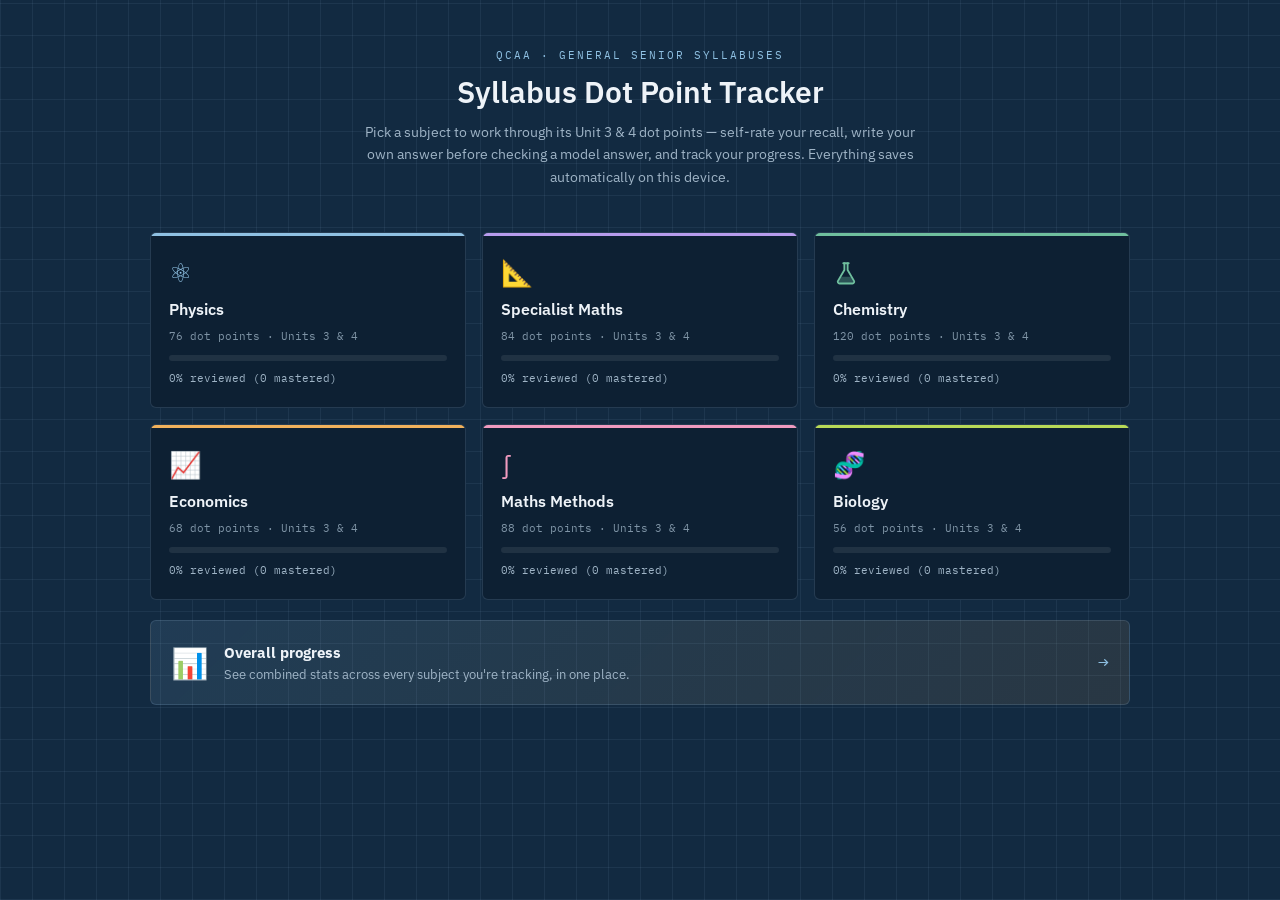
<file: index.html>
<!DOCTYPE html>
<html lang="en">
<head>
<meta charset="UTF-8">
<meta name="viewport" content="width=device-width, initial-scale=1.0">
<title>QCAA Senior Subjects — Dot Point Tracker</title>
<link rel="preconnect" href="https://fonts.googleapis.com">
<link href="https://fonts.googleapis.com/css2?family=IBM+Plex+Sans:wght@400;500;600;700&family=IBM+Plex+Mono:wght@400;500;600&display=swap" rel="stylesheet">
<link rel="stylesheet" href="css/main.css">
<link rel="stylesheet" href="css/themes.css">
</head>
<body data-subject="neutral">

<div id="landingView">
  <div class="landing-wrap">
    <div class="landing-hero">
      <div class="kicker">QCAA · General Senior Syllabuses</div>
      <h1>Syllabus Dot Point Tracker</h1>
      <p>Pick a subject to work through its Unit 3 &amp; 4 dot points — self‑rate your recall, write your own answer before checking a model answer, and track your progress. Everything saves automatically on this device.</p>
    </div>
    <div class="subject-grid" id="subjectGrid"></div>
    <div class="subject-grid" style="margin-top:16px;">
      <div class="overall-card" id="overallEntry">
        <div class="oc-icon">📊</div>
        <div class="oc-text">
          <h3>Overall progress</h3>
          <p>See combined stats across every subject you're tracking, in one place.</p>
        </div>
        <div class="oc-arrow">→</div>
      </div>
    </div>
  </div>
</div>

<div id="trackerView" style="display:none;">
<div id="app">
  <header class="topbar">
    <button class="back-btn" id="backBtnTracker">&larr; All subjects</button>
    <button class="menu-btn" id="menuBtn" aria-label="Toggle filters">
      <svg width="16" height="16" viewBox="0 0 24 24" fill="none" stroke="currentColor" stroke-width="2"><path d="M4 6h16M4 12h16M4 18h16"/></svg>
    </button>
    <div class="brand">
      <span class="tag">QCAA · Physics</span>
      <div>
        <h1>Syllabus Dot Point Tracker</h1>
        <div class="sub">Units 3 &amp; 4 — General Senior Syllabus</div>
      </div>
    </div>
    <nav class="tabs">
      <button data-tab="points" class="active">Dot Points</button>
      <button data-tab="dash">Dashboard</button>
    </nav>
    <div class="dial-mini">
      <div class="ring">
        <svg viewBox="0 0 36 36" width="34" height="34">
          <circle cx="18" cy="18" r="15.5" fill="none" stroke="rgba(255,255,255,0.1)" stroke-width="3"></circle>
          <circle id="miniRing" cx="18" cy="18" r="15.5" fill="none" stroke="#DE9F35" stroke-width="3" stroke-linecap="round" stroke-dasharray="97.4" stroke-dashoffset="97.4" transform="rotate(-90 18 18)"></circle>
        </svg>
        <b id="miniPct">0%</b>
      </div>
      <div>reviewed<br>progress</div>
    </div>
    <div id="saveIndicator" class="save-indicator"></div>
  </header>

  <div class="scrim" id="scrim"></div>

  <main>
    <aside class="filters" id="filters">
      <h2>Search</h2>
      <div class="search-box">
        <svg width="14" height="14" viewBox="0 0 24 24" fill="none" stroke="currentColor" stroke-width="2"><circle cx="11" cy="11" r="8"/><path d="m21 21-4.3-4.3"/></svg>
        <input id="searchInput" type="text" placeholder="Search code or keyword…">
      </div>

      <h2>Self‑rating</h2>
      <div class="chiprow" id="statusChips">
        <button class="chip" data-status="P"><span class="dot" style="background:#4C8F6B"></span>Perfectly</button>
        <button class="chip" data-status="K"><span class="dot" style="background:#DE9F35"></span>Kinda</button>
        <button class="chip" data-status="D"><span class="dot" style="background:#C24A3E"></span>Don't know</button>
        <button class="chip" data-status="none"><span class="dot" style="background:#5B6B7A"></span>Unreviewed</button>
      </div>

      <h2>Type</h2>
      <div class="chiprow" id="typeChips">
        <button class="chip" data-type="explain">Needs explanation</button>
        <button class="chip" data-type="calc">Calc / graph / sketch</button>
      </div>

      <h2>Units &amp; topics</h2>
      <div class="unit-tree" id="unitTree"></div>

      <button class="export-link" id="exportBtn">&#8595; Export progress (.json)</button>
      <button class="export-link" id="importBtn">&#8593; Import progress (.json)</button>
      <input type="file" id="importFile" accept="application/json" style="display:none;">
      <button class="reset-link" id="resetBtn">Reset all progress</button>
      <div id="importStatus" style="font-family:var(--mono); font-size:10.5px; color:var(--muted); margin-top:8px; line-height:1.4;"></div>
    </aside>

    <section class="content" id="pointsView"></section>
    <section class="dash" id="dashView" style="display:none;"></section>
  </main>
</div>
</div>

<div id="overallView" style="display:none;">
  <header class="topbar">
    <button class="back-btn" id="backBtnOverall">&larr; All subjects</button>
    <div class="brand">
      <span class="tag">QCAA · Overall</span>
      <div>
        <h1>Overall Progress</h1>
        <div class="sub">Across every subject you're tracking</div>
      </div>
    </div>
  </header>
  <div class="ov-wrap" id="overallContent"></div>
</div>

<!-- Subject Data -->
<script src="data/physics.js"></script>
<script src="data/specialist-maths.js"></script>
<script src="data/chemistry.js"></script>
<script src="data/economics.js"></script>
<script src="data/methods.js"></script>
<script src="data/biology.js"></script>

<!-- App Scripts -->
<script src="js/subjects.js"></script>
<script src="js/storage.js"></script>
<script src="js/app.js"></script>
</body>
</html>
</file>
<file: css/main.css>
:root{
    --blue-deep:#122A41;
    --blue-panel:#0D2033;
    --blue-line: rgba(159,197,232,0.08);
    --blue-line-strong: rgba(159,197,232,0.16);
    --paper:#F7F2E7;
    --paper-dim:#EFE8D8;
    --ink:#1E2A38;
    --ink-soft:#54626F;
    --accent:#8FC1E3;
    --accent-dim:#5E87A3;
    --muted:#A9BFD2;
    --amber:#DE9F35;
    --amber-soft:rgba(222,159,53,0.16);
    --redpen:#C24A3E;
    --redpen-soft:rgba(194,74,62,0.15);
    --mastery:#4C8F6B;
    --mastery-soft:rgba(76,143,107,0.16);
    --off:#3E5266;
    --off-soft:rgba(62,82,102,0.18);
    --radius:3px;
    --mono: 'IBM Plex Mono', ui-monospace, 'SF Mono', Menlo, Consolas, monospace;
    --sans: 'IBM Plex Sans', system-ui, -apple-system, 'Segoe UI', sans-serif;
  }
  *{box-sizing:border-box;}
  html,body{margin:0;padding:0;height:100%;}
  body{
    background:
      repeating-linear-gradient(0deg, var(--blue-line) 0, var(--blue-line) 1px, transparent 1px, transparent 32px),
      repeating-linear-gradient(90deg, var(--blue-line) 0, var(--blue-line) 1px, transparent 1px, transparent 32px),
      var(--blue-deep);
    color:var(--ink);
    font-family:var(--sans);
    -webkit-font-smoothing:antialiased;
    min-height:100vh;
  }
  ::selection{background:var(--amber-soft);}

  a{color:var(--accent);}

  /* ---------- App shell ---------- */
  #app{display:flex;flex-direction:column;min-height:100vh;}

  header.topbar{
    position:sticky; top:0; z-index:40;
    background:var(--blue-panel);
    border-bottom:1px solid var(--blue-line-strong);
    padding:14px 20px;
    display:flex; align-items:center; gap:16px; flex-wrap:wrap;
  }
  .brand{display:flex; align-items:baseline; gap:10px; flex:1 1 260px;}
  .brand .tag{
    font-family:var(--mono); font-size:11px; letter-spacing:.14em; text-transform:uppercase;
    color:var(--amber); border:1px solid var(--amber); padding:2px 6px; border-radius:2px;
  }
  .brand h1{font-size:16px; margin:0; color:#EEF3F8; font-weight:600; letter-spacing:.01em;}
  .brand .sub{font-size:11.5px; color:var(--muted); font-family:var(--mono);}

  nav.tabs{display:flex; gap:2px; background:rgba(255,255,255,0.04); border-radius:4px; padding:3px;}
  nav.tabs button{
    font-family:var(--mono); font-size:12px; letter-spacing:.03em;
    background:transparent; border:none; color:var(--muted);
    padding:8px 14px; border-radius:3px; cursor:pointer; transition:.15s;
  }
  nav.tabs button.active{background:var(--paper); color:var(--ink); font-weight:600;}
  nav.tabs button:not(.active):hover{color:#EEF3F8;}

  .dial-mini{display:flex; align-items:center; gap:8px; font-family:var(--mono); font-size:11px; color:var(--muted);}
  .dial-mini .ring{width:34px;height:34px;border-radius:50%; position:relative; display:grid; place-items:center;}
  .dial-mini .ring svg{position:absolute; inset:0;}
  .dial-mini .ring b{font-size:10px; color:#EEF3F8; font-family:var(--mono);}

  main{flex:1; display:flex; width:100%; max-width:1400px; margin:0 auto; align-items:flex-start;}

  /* ---------- Sidebar ---------- */
  aside.filters{
    width:270px; flex:0 0 270px; position:sticky; top:61px;
    max-height:calc(100vh - 61px); overflow-y:auto;
    padding:18px 16px 40px; border-right:1px solid var(--blue-line-strong);
    font-size:13px; color:#CFE0EE;
  }
  aside.filters h2{
    font-family:var(--mono); font-size:10.5px; text-transform:uppercase; letter-spacing:.14em;
    color:var(--muted); margin:20px 0 8px;
  }
  aside.filters h2:first-child{margin-top:0;}
  .search-box{
    display:flex; align-items:center; gap:6px;
    background:rgba(255,255,255,0.05); border:1px solid var(--blue-line-strong); border-radius:3px;
    padding:8px 10px;
  }
  .search-box input{
    background:transparent; border:none; outline:none; color:#EEF3F8; font-family:var(--sans);
    font-size:13px; width:100%;
  }
  .search-box input::placeholder{color:var(--muted);}
  .search-box svg{flex:0 0 auto; opacity:.6;}

  .chiprow{display:flex; flex-wrap:wrap; gap:6px;}
  .chip{
    font-family:var(--mono); font-size:11.5px; padding:5px 9px; border-radius:2px;
    border:1px solid var(--blue-line-strong); color:#CFE0EE; cursor:pointer; background:transparent;
    display:flex; align-items:center; gap:5px; transition:.12s;
  }
  .chip:hover{border-color:var(--accent);}
  .chip.on{background:var(--accent); color:var(--blue-deep); border-color:var(--accent); font-weight:600;}
  .chip .dot{width:7px;height:7px;border-radius:50%;}

  .unit-tree label{
    display:flex; align-items:center; gap:8px; padding:5px 2px; cursor:pointer; font-size:12.8px; color:#CFE0EE;
  }
  .unit-tree label.sub{padding-left:16px; font-size:12px; color:var(--muted);}
  .unit-tree input[type=checkbox]{accent-color:var(--amber); width:13px; height:13px;}
  .unit-tree .count{margin-left:auto; font-family:var(--mono); font-size:10.5px; color:var(--muted);}

  .reset-link{
    margin-top:22px; font-family:var(--mono); font-size:11px; color:var(--redpen);
    background:none; border:1px solid var(--redpen); padding:7px 10px; border-radius:2px; cursor:pointer; width:100%;
  }
  .reset-link:hover{background:var(--redpen-soft);}
  .export-link{
    margin-top:8px; font-family:var(--mono); font-size:11px; color:var(--accent);
    background:none; border:1px solid var(--accent-dim); padding:7px 10px; border-radius:2px; cursor:pointer; width:100%;
  }
  .export-link:hover{background:rgba(143,193,227,0.1);}

  /* ---------- Content ---------- */
  section.content{flex:1; min-width:0; padding:22px 22px 80px;}

  .subtopic-group{margin-bottom:30px;}
  .subtopic-head{
    display:flex; align-items:center; gap:12px; margin-bottom:10px; flex-wrap:wrap;
  }
  .subtopic-head .crumb{font-family:var(--mono); font-size:10.5px; color:var(--muted); letter-spacing:.06em;}
  .subtopic-head h3{font-size:14.5px; margin:0; color:#F3F6F9; font-weight:600;}
  .subtopic-head .bar{
    flex:1 1 140px; height:6px; border-radius:3px; overflow:hidden; display:flex; background:var(--off-soft); min-width:80px;
  }
  .subtopic-head .bar span{height:100%;}
  .subtopic-head .pct{font-family:var(--mono); font-size:11px; color:var(--muted); white-space:nowrap;}

  .card-grid{display:grid; grid-template-columns:1fr; gap:10px;}

  .card{
    background:var(--paper); border-radius:var(--radius); border:1px solid var(--paper-dim);
    box-shadow:0 1px 0 rgba(0,0,0,0.15);
  }
  .card-head{
    display:flex; align-items:flex-start; gap:12px; padding:13px 15px; cursor:pointer;
  }
  .stamp{
    flex:0 0 auto; font-family:var(--mono); font-size:11px; font-weight:600; color:var(--ink);
    border:1.5px solid var(--ink); border-radius:2px; padding:3px 6px; letter-spacing:.02em;
    transform:rotate(-1deg); white-space:nowrap; margin-top:1px;
  }
  .card-head .desc{flex:1; font-size:13.6px; line-height:1.45; color:var(--ink);}
  .card-head .desc .badge{
    display:inline-block; font-family:var(--mono); font-size:9.5px; text-transform:uppercase; letter-spacing:.08em;
    color:var(--ink-soft); border:1px solid #CBC0A3; border-radius:2px; padding:1px 5px; margin-left:7px; vertical-align:2px;
  }
  .status-pill{
    flex:0 0 auto; width:26px; height:26px; border-radius:50%; display:grid; place-items:center;
    font-family:var(--mono); font-weight:700; font-size:12px; color:#fff; border:2px solid transparent;
  }
  .status-pill.P{background:var(--mastery);}
  .status-pill.K{background:var(--amber); color:#3A2B08;}
  .status-pill.D{background:var(--redpen);}
  .status-pill.none{background:transparent; border-color:#CBC0A3; color:#B9AE8E;}

  .chevron{flex:0 0 auto; color:var(--ink-soft); transition:transform .15s; margin-top:3px;}
  .card.open .chevron{transform:rotate(90deg);}

  .card-body{display:none; padding:0 15px 16px; border-top:1px solid var(--paper-dim);}
  .card.open .card-body{display:block;}

  .status-row{display:flex; gap:8px; margin:14px 0 12px;}
  .status-btn{
    flex:1; font-family:var(--mono); font-size:12px; padding:8px 4px; border-radius:2px; cursor:pointer;
    border:1.5px solid #CBC0A3; background:transparent; color:var(--ink); text-align:center; transition:.12s;
    display:flex; flex-direction:column; gap:2px; align-items:center;
  }
  .status-btn b{font-size:14px;}
  .status-btn small{font-size:9.5px; letter-spacing:.04em; text-transform:uppercase; color:var(--ink-soft);}
  .status-btn.sel-P{background:var(--mastery-soft); border-color:var(--mastery);}
  .status-btn.sel-K{background:var(--amber-soft); border-color:var(--amber);}
  .status-btn.sel-D{background:var(--redpen-soft); border-color:var(--redpen);}

  label.field-label{
    display:block; font-family:var(--mono); font-size:10px; text-transform:uppercase; letter-spacing:.1em;
    color:var(--ink-soft); margin:12px 0 5px;
  }
  textarea{
    width:100%; resize:vertical; min-height:52px; font-family:var(--sans); font-size:13px; color:var(--ink);
    background:#fff; border:1px solid #D9CFB2; border-radius:2px; padding:8px 10px; line-height:1.4;
  }
  textarea:focus{outline:2px solid var(--accent); outline-offset:1px;}

  .reveal-btn{
    margin-top:14px; font-family:var(--mono); font-size:11.5px; color:var(--blue-deep); background:var(--accent);
    border:none; padding:8px 12px; border-radius:2px; cursor:pointer; font-weight:600;
  }
  .reveal-btn:hover{filter:brightness(1.05);}
  .model-answer{
    margin-top:12px; background:#EFF7FB; border:1px dashed var(--accent-dim); border-radius:2px; padding:12px 14px;
  }
  .model-answer h4{
    margin:0 0 8px; font-family:var(--mono); font-size:10.5px; text-transform:uppercase; letter-spacing:.09em; color:var(--accent-dim);
  }
  .model-answer ul{margin:0; padding-left:18px;}
  .model-answer li{font-size:13px; line-height:1.5; margin-bottom:6px; color:var(--ink);}
  .model-answer .foot{font-size:11px; color:var(--ink-soft); margin-top:10px; line-height:1.4;}

  .no-answer-tag{
    margin-top:14px; font-size:12px; color:var(--ink-soft); font-family:var(--mono);
    border-left:2px solid #CBC0A3; padding-left:8px;
  }

  .empty-state{padding:60px 10px; text-align:center; color:var(--muted); font-family:var(--mono); font-size:13px;}

  .tip-banner{
    display:flex; align-items:flex-start; gap:12px; background:var(--amber-soft); border:1px solid var(--amber);
    border-radius:3px; padding:12px 14px; margin-bottom:20px; font-size:12.8px; line-height:1.5; color:var(--ink);
  }
  .tip-banner b{color:var(--ink);}
  .tip-banner button{
    flex:0 0 auto; background:none; border:none; cursor:pointer; color:var(--ink-soft); font-size:14px; line-height:1;
    padding:2px 4px;
  }
  .tip-banner button:hover{color:var(--ink);}

  /* ---------- Dashboard ---------- */
  .dash{padding:26px 26px 80px; max-width:980px; margin:0 auto;}
  .dash h2.section-title{
    font-family:var(--mono); font-size:11px; text-transform:uppercase; letter-spacing:.14em; color:var(--muted);
    margin:34px 0 14px;
  }
  .dash h2.section-title:first-child{margin-top:0;}

  .stat-row{display:grid; grid-template-columns:repeat(4,1fr); gap:12px;}
  .stat-card{
    background:var(--paper); border-radius:var(--radius); padding:16px; text-align:left;
    border-top:3px solid var(--off);
  }
  .stat-card.P{border-top-color:var(--mastery);}
  .stat-card.K{border-top-color:var(--amber);}
  .stat-card.D{border-top-color:var(--redpen);}
  .stat-card .num{font-family:var(--mono); font-size:28px; font-weight:700; color:var(--ink);}
  .stat-card .lbl{font-size:11.5px; color:var(--ink-soft); margin-top:4px; line-height:1.3;}

  .unit-split{display:grid; grid-template-columns:1fr 1fr; gap:14px;}
  .unit-card{background:var(--paper); border-radius:var(--radius); padding:16px;}
  .unit-card .uh{display:flex; justify-content:space-between; align-items:baseline; margin-bottom:10px;}
  .unit-card .uh b{font-family:var(--mono); font-size:13px;}
  .unit-card .uh span{font-family:var(--mono); font-size:11px; color:var(--ink-soft);}
  .stackbar{height:10px; border-radius:3px; overflow:hidden; display:flex; background:var(--off-soft);}
  .stackbar span{height:100%;}
  .legend{display:flex; gap:12px; margin-top:8px; font-size:11px; color:var(--ink-soft); font-family:var(--mono);}
  .legend i{display:inline-block; width:8px; height:8px; border-radius:2px; margin-right:4px; vertical-align:1px;}

  .topic-block{margin-bottom:18px;}
  .topic-block .tname{font-family:var(--mono); font-size:11px; color:var(--muted); margin-bottom:6px; letter-spacing:.04em;}
  .sub-row{display:grid; grid-template-columns:190px 1fr 46px; align-items:center; gap:10px; padding:6px 0;}
  .sub-row .sname{font-size:12.5px; color:#DCE7F0;}
  .sub-row .bar{height:9px; border-radius:3px; overflow:hidden; display:flex; background:rgba(255,255,255,0.06);}
  .sub-row .bar span{height:100%;}
  .sub-row .cnt{font-family:var(--mono); font-size:10.5px; color:var(--muted); text-align:right;}

  .qcaa-note{
    background:rgba(255,255,255,0.03); border:1px solid var(--blue-line-strong); border-radius:3px;
    padding:14px 16px; font-size:12.3px; color:#B9CBDA; line-height:1.55; margin-top:6px;
  }
  .qcaa-note b{color:#EEF3F8;}

  @media (max-width: 880px){
    aside.filters{
      position:fixed; left:0; top:0; bottom:0; z-index:60; transform:translateX(-100%);
      background:var(--blue-panel); width:80%; max-width:300px; transition:transform .2s; padding-top:60px;
    }
    aside.filters.open{transform:translateX(0);}
    .menu-btn{display:inline-flex !important;}
    .stat-row, .unit-split{grid-template-columns:1fr 1fr;}
    .sub-row{grid-template-columns:1fr; gap:2px;}
    .sub-row .cnt{text-align:left;}
  }
  .menu-btn{
    display:none; align-items:center; justify-content:center; width:32px; height:32px; border-radius:3px;
    background:rgba(255,255,255,0.05); border:1px solid var(--blue-line-strong); color:#EEF3F8; cursor:pointer;
  }

  .save-indicator{
    font-family:var(--mono); font-size:10.5px; color:var(--muted); white-space:nowrap; flex:0 0 auto;
  }
  .save-indicator.ok{color:var(--mastery);}
  .save-indicator.err{color:var(--redpen); font-weight:600; white-space:normal; max-width:160px;}
  @media (max-width: 880px){ .save-indicator{font-size:9.5px; max-width:90px; white-space:normal; text-align:right;} }
  .scrim{display:none; position:fixed; inset:0; background:rgba(0,0,0,0.5); z-index:50;}
  .scrim.on{display:block;}

  button:focus-visible, .chip:focus-visible, .card-head:focus-visible, input:focus-visible{
    outline:2px solid var(--amber); outline-offset:2px;
  }
  @media (prefers-reduced-motion: reduce){
    *{transition:none !important;}
  }

/* ---------- Readability pass ---------- */
  aside.filters{color:#E1ECF5;}
  aside.filters h2{font-size:11px;}
  .search-box{background:rgba(255,255,255,0.08); border-color:rgba(255,255,255,0.22);}
  .search-box input{color:#F3F7FB;}
  .chip{color:#E6EFF7; border-color:rgba(255,255,255,0.24); background:rgba(255,255,255,0.04);}
  .chip:hover{border-color:var(--accent); background:rgba(255,255,255,0.08);}
  .chip.on{background:var(--accent); color:#0B1620; border-color:var(--accent);}
  .unit-tree label{color:#E6EFF7;}
  .unit-tree label.sub{color:var(--muted);}
  .export-link{color:#F3F7FB; border-color:var(--muted); background:rgba(255,255,255,0.05);}
  .export-link:hover{border-color:var(--accent); background:rgba(255,255,255,0.10);}
  .reset-link{color:#FF9C8E; border-color:#D9685A; background:rgba(194,74,62,0.10);}
  .reset-link:hover{background:rgba(194,74,62,0.28); color:#FFC0B6;}
  nav.tabs button:not(.active):hover{color:#FFFFFF; background:rgba(255,255,255,0.06);}
  .dial-mini{color:#C9D8E5;}
  .tip-banner{color:#F4ECDA; background:rgba(222,159,53,0.14);}
  .tip-banner b{color:#FFFFFF;}
  .tip-banner button{color:#EBDDBB;}
  .tip-banner button:hover{color:#FFFFFF;}
  .subtopic-head .crumb, .subtopic-head .pct{color:var(--muted);}
  .subject-bar-row .legend{color:#C3D2DF;}
  #overallView h2.section-title{font-family:var(--mono); font-size:11px; text-transform:uppercase; letter-spacing:.14em; color:#A9BFD2; margin:34px 0 14px;}
  #overallView h2.section-title:first-child{margin-top:0;}
  #overallContent .stat-row + div{margin:16px 0 28px !important; color:#C3D2DF !important;}
  .subject-bar-row .sbr-icon{color:#EEF3F8;}

  /* ---------- Landing page ---------- */
  #landingView{ min-height:100vh; padding:48px 24px 80px; }
  .landing-wrap{ max-width:980px; margin:0 auto; }
  .landing-hero{ text-align:center; margin-bottom:44px; }
  .landing-hero .kicker{
    font-family:var(--mono); font-size:11px; letter-spacing:.18em; text-transform:uppercase;
    color:var(--sky, #8FC1E3); color:#8FC1E3; margin-bottom:10px;
  }
  .landing-hero h1{ font-size:30px; color:#EEF3F8; margin:0 0 10px; font-weight:600; }
  .landing-hero p{ font-size:14px; color:#9FB4C6; max-width:560px; margin:0 auto; line-height:1.6; }

  .subject-grid{
    display:grid; grid-template-columns:repeat(auto-fill, minmax(270px, 1fr)); gap:16px; margin-bottom:20px;
  }
  .subject-card{
    --card-accent:#8FC1E3;
    background:var(--blue-panel); border:1px solid var(--blue-line-strong); border-radius:6px;
    padding:22px 18px; cursor:pointer; transition:.15s; position:relative; overflow:hidden;
    display:flex; flex-direction:column; gap:10px;
  }
  .subject-card::before{
    content:''; position:absolute; top:0; left:0; right:0; height:3px; background:var(--card-accent);
  }
  .subject-card:hover{ border-color:var(--card-accent); transform:translateY(-2px); box-shadow:0 8px 24px rgba(0,0,0,0.25); }
  .subject-card .sc-icon{ font-size:26px; color:var(--card-accent); }
  .subject-card .sc-name{ font-size:16px; font-weight:600; color:#EEF3F8; }
  .subject-card .sc-meta{ font-family:var(--mono); font-size:11px; color:#7F94A6; }
  .subject-card .sc-bar{ height:6px; border-radius:3px; background:rgba(255,255,255,0.08); overflow:hidden; margin-top:2px; }
  .subject-card .sc-bar span{ display:block; height:100%; background:var(--card-accent); border-radius:3px; transition:width .3s; }
  .subject-card .sc-pct{ font-family:var(--mono); font-size:11px; color:#9FB4C6; }

  .overall-card{
    grid-column:1 / -1; background:linear-gradient(135deg, rgba(143,193,227,0.12), rgba(240,177,92,0.10));
    border:1px solid var(--blue-line-strong); border-radius:6px; padding:22px 20px; cursor:pointer;
    display:flex; align-items:center; gap:16px; transition:.15s;
  }
  .overall-card:hover{ border-color:#8FC1E3; transform:translateY(-2px); }
  .overall-card .oc-icon{ font-size:30px; }
  .overall-card .oc-text h3{ margin:0 0 4px; color:#EEF3F8; font-size:15px; }
  .overall-card .oc-text p{ margin:0; font-size:12.5px; color:#9FB4C6; }
  .overall-card .oc-arrow{ margin-left:auto; color:#8FC1E3; font-family:var(--mono); font-size:18px; }

  /* ---------- Back button (tracker / overall header) ---------- */
  .back-btn{
    font-family:var(--mono); font-size:11.5px; color:#CFE0EE; background:rgba(255,255,255,0.05);
    border:1px solid var(--blue-line-strong); border-radius:3px; padding:8px 12px; cursor:pointer;
    white-space:nowrap; transition:.12s; flex:0 0 auto;
  }
  .back-btn:hover{ border-color:var(--accent); color:#EEF3F8; }

  /* ---------- Overall dashboard view ---------- */
  #overallView{ min-height:100vh; }
  #overallView header.topbar{ position:sticky; top:0; z-index:40; background:var(--blue-panel); border-bottom:1px solid var(--blue-line-strong); padding:14px 20px; display:flex; align-items:center; gap:16px; }
  #overallView .ov-wrap{ max-width:980px; margin:0 auto; padding:32px 24px 80px; }
  .subject-bars{ display:flex; flex-direction:column; gap:14px; }
  .subject-bar-row{
    background:var(--blue-panel); border:1px solid var(--blue-line-strong); border-radius:6px; padding:16px 18px;
  }
  .subject-bar-row .sbr-head{ display:flex; align-items:center; gap:10px; margin-bottom:10px; }
  .subject-bar-row .sbr-icon{ font-size:16px; }
  .subject-bar-row .sbr-name{ font-weight:600; color:#EEF3F8; font-size:13.5px; flex:1; }
  .subject-bar-row .sbr-pct{ font-family:var(--mono); font-size:11px; color:#9FB4C6; }
  .subject-bar-row .stackbar{ height:9px; }
  .subject-bar-row .legend{ margin-top:8px; }
  .subject-bar-row.clickable{ cursor:pointer; transition:.12s; }
  .subject-bar-row.clickable:hover{ border-color:#8FC1E3; }
</file>
<file: css/themes.css>
/* ---------- Multi-subject theming ---------- */
  body[data-subject="physics"]{ --muted:#A9C6DC; --accent:#8FC1E3; --accent-dim:#5E87A3; --blue-deep:#122A41; --blue-panel:#0D2033; --blue-line:rgba(159,197,232,0.08); --blue-line-strong:rgba(159,197,232,0.16); }
  body[data-subject="specialist-maths"]{ --muted:#CBBCF0; --accent:#B79CED; --accent-dim:#8670B0; --blue-deep:#241B3F; --blue-panel:#1A1230; --blue-line:rgba(183,156,237,0.08); --blue-line-strong:rgba(183,156,237,0.18); }
  body[data-subject="chemistry"]{ --muted:#9DD5BD; --accent:#6FBF9E; --accent-dim:#3F8A6C; --blue-deep:#10302A; --blue-panel:#0A231E; --blue-line:rgba(111,191,158,0.08); --blue-line-strong:rgba(111,191,158,0.18); }
  body[data-subject="economics"]{ --muted:#E8C78F; --accent:#F0B15C; --accent-dim:#C98A3D; --blue-deep:#38260F; --blue-panel:#291B09; --blue-line:rgba(240,177,92,0.08); --blue-line-strong:rgba(240,177,92,0.18); }
  body[data-subject="methods"]{ --muted:#F0BAD2; --accent:#F09BC0; --accent-dim:#C96A97; --blue-deep:#3A1B2E; --blue-panel:#2A1321; --blue-line:rgba(240,155,192,0.08); --blue-line-strong:rgba(240,155,192,0.18); }
  body[data-subject="biology"]{ --muted:#D2E39B; --accent:#B7D957; --accent-dim:#8FA83E; --blue-deep:#1F2A12; --blue-panel:#151D0B; --blue-line:rgba(183,217,87,0.08); --blue-line-strong:rgba(183,217,87,0.18); }

  /* ---------- Per-subject background artwork (landing/overall stay neutral) ---------- */
  body[data-subject="physics"]{
    background-color:#122A41;
    background-image:url("data:image/svg+xml,%3Csvg xmlns=%22http://www.w3.org/2000/svg%22 width=%22140%22 height=%22140%22 viewBox=%220 0 140 140%22 fill=%22none%22 stroke=%22%238FC1E3%22 stroke-linecap=%22round%22%3E%3Cpath d=%22M42.0 35.0 L65.0 35.0M41.3 38.0 L62.0 48.0M39.4 40.5 L53.7 58.5M36.6 41.8 L41.7 64.2M33.4 41.8 L28.3 64.2M30.6 40.5 L16.3 58.5M28.7 38.0 L8.0 48.0M28.0 35.0 L5.0 35.0M28.7 32.0 L8.0 22.0M30.6 29.5 L16.3 11.5M33.4 28.2 L28.3 5.8M36.6 28.2 L41.7 5.8M39.4 29.5 L53.7 11.5M41.3 32.0 L62.0 22.0M112.0 105.0 L135.0 105.0M111.3 108.0 L132.0 118.0M109.4 110.5 L123.7 128.5M106.6 111.8 L111.7 134.2M103.4 111.8 L98.3 134.2M100.6 110.5 L86.3 128.5M98.7 108.0 L78.0 118.0M98.0 105.0 L75.0 105.0M98.7 102.0 L78.0 92.0M100.6 99.5 L86.3 81.5M103.4 98.2 L98.3 75.8M106.6 98.2 L111.7 75.8M109.4 99.5 L123.7 81.5M111.3 102.0 L132.0 92.0%22 stroke-opacity=%22.17%22 stroke-width=%221.1%22/%3E%3Cpath d=%22M110.0 35.0 L125.0 35.0M109.0 37.9 L121.2 46.8M106.5 39.8 L111.2 54.0M103.5 39.8 L98.8 54.0M101.0 37.9 L88.8 46.8M100.0 35.0 L85.0 35.0M101.0 32.1 L88.8 23.2M103.5 30.2 L98.8 16.0M106.5 30.2 L111.2 16.0M109.0 32.1 L121.2 23.2M40.0 105.0 L55.0 105.0M39.0 107.9 L51.2 116.8M36.5 109.8 L41.2 124.0M33.5 109.8 L28.8 124.0M31.0 107.9 L18.8 116.8M30.0 105.0 L15.0 105.0M31.0 102.1 L18.8 93.2M33.5 100.2 L28.8 86.0M36.5 100.2 L41.2 86.0M39.0 102.1 L51.2 93.2%22 stroke-opacity=%22.09%22 stroke-width=%221%22/%3E%3Cg fill=%22%238FC1E3%22 stroke=%22none%22%3E%3Ccircle cx=%2235%22 cy=%2235%22 r=%222.2%22 fill-opacity=%22.30%22/%3E%3Ccircle cx=%22105%22 cy=%22105%22 r=%222.2%22 fill-opacity=%22.30%22/%3E%3Ccircle cx=%22105%22 cy=%2235%22 r=%221.6%22 fill-opacity=%22.18%22/%3E%3Ccircle cx=%2235%22 cy=%22105%22 r=%221.6%22 fill-opacity=%22.18%22/%3E%3C/g%3E%3C/svg%3E");
    background-size:140px 140px;
  }
  body[data-subject="specialist-maths"]{
    background-color:#241B3F;
    background-image:url("data:image/svg+xml,%3Csvg xmlns=%22http://www.w3.org/2000/svg%22 width=%22300%22 height=%22300%22 viewBox=%220 0 300 300%22 fill=%22none%22 stroke=%22%23B79CED%22 stroke-width=%221.1%22 stroke-linejoin=%22round%22%3E%3Cg transform=%22translate(0,0)%22%3E%3Cpath d=%22M121.2 75.0 L121.1 75.5 L121.1 76.0 L121.0 76.5 L120.8 77.1 L120.6 77.6 L120.4 78.1 L120.1 78.5 L119.7 79.0 L119.4 79.5 L118.9 80.0 L118.5 80.4 L118.0 80.9 L117.4 81.3 L116.8 81.7 L116.2 82.1 L115.5 82.5 L114.8 82.9 L114.1 83.2 L113.3 83.6 L112.5 83.9 L111.6 84.2 L110.7 84.5 L109.8 84.7 L108.8 84.9 L107.8 85.1 L106.8 85.3 L105.8 85.5 L104.7 85.6 L103.6 85.7 L102.4 85.8 L101.3 85.9 L100.1 85.9 L98.9 85.9 L97.6 85.9 L96.4 85.8 L95.1 85.7 L93.8 85.6 L92.5 85.5 L91.2 85.3 L89.8 85.1 L88.5 84.9 L87.1 84.6 L85.7 84.3 L84.4 84.0 L83.0 83.7 L81.6 83.3 L80.2 82.9 L78.8 82.4 L77.3 82.0 L75.9 81.5 L74.5 80.9 L73.1 80.4 L71.7 79.8 L70.3 79.2 L68.9 78.6 L67.5 77.9 L66.1 77.2 L64.8 76.5 L63.4 75.8 L62.1 75.0 L60.7 74.2 L59.4 73.4 L58.1 72.6 L56.8 71.7 L55.6 70.9 L54.3 70.0 L53.1 69.1 L51.9 68.1 L50.7 67.2 L49.5 66.2 L48.4 65.3 L47.3 64.3 L46.2 63.3 L45.2 62.3 L44.1 61.2 L43.1 60.2 L42.2 59.2 L41.2 58.1 L40.3 57.1 L39.4 56.0 L38.6 54.9 L37.8 53.9 L37.0 52.8 L36.3 51.8 L35.6 50.7 L34.9 49.6 L34.2 48.6 L33.6 47.5 L33.1 46.5 L32.5 45.5 L32.0 44.4 L31.6 43.4 L31.1 42.4 L30.8 41.4 L30.4 40.4 L30.1 39.5 L29.8 38.5 L29.6 37.6 L29.4 36.7 L29.2 35.8 L29.0 34.9 L28.9 34.1 L28.9 33.3 L28.8 32.5 L28.8 31.7 L28.9 30.9 L28.9 30.2 L29.0 29.5 L29.2 28.9 L29.3 28.2 L29.5 27.6 L29.8 27.1 L30.0 26.6 L30.3 26.1 L30.6 25.6 L30.9 25.2 L31.3 24.8 L31.7 24.4 L32.1 24.1 L32.5 23.8 L33.0 23.6 L33.5 23.4 L34.0 23.2 L34.5 23.1 L35.0 23.0 L35.6 23.0 L36.1 23.0 L36.7 23.1 L37.3 23.1 L38.0 23.3 L38.6 23.4 L39.2 23.7 L39.9 23.9 L40.5 24.2 L41.2 24.6 L41.9 25.0 L42.5 25.4 L43.2 25.8 L43.9 26.4 L44.6 26.9 L45.3 27.5 L45.9 28.1 L46.6 28.8 L47.3 29.5 L48.0 30.3 L48.6 31.1 L49.3 31.9 L50.0 32.8 L50.6 33.7 L51.3 34.6 L51.9 35.6 L52.5 36.6 L53.1 37.7 L53.7 38.8 L54.3 39.9 L54.9 41.0 L55.4 42.2 L55.9 43.4 L56.4 44.6 L56.9 45.9 L57.4 47.2 L57.9 48.5 L58.3 49.8 L58.7 51.2 L59.1 52.6 L59.5 54.0 L59.8 55.4 L60.2 56.8 L60.5 58.3 L60.7 59.8 L61.0 61.2 L61.2 62.7 L61.4 64.3 L61.6 65.8 L61.7 67.3 L61.9 68.8 L62.0 70.4 L62.0 71.9 L62.1 73.5 L62.1 75.0 L62.1 76.5 L62.0 78.1 L62.0 79.6 L61.9 81.2 L61.7 82.7 L61.6 84.2 L61.4 85.7 L61.2 87.3 L61.0 88.8 L60.7 90.2 L60.5 91.7 L60.2 93.2 L59.8 94.6 L59.5 96.0 L59.1 97.4 L58.7 98.8 L58.3 100.2 L57.9 101.5 L57.4 102.8 L56.9 104.1 L56.4 105.4 L55.9 106.6 L55.4 107.8 L54.9 109.0 L54.3 110.1 L53.7 111.2 L53.1 112.3 L52.5 113.4 L51.9 114.4 L51.3 115.4 L50.6 116.3 L50.0 117.2 L49.3 118.1 L48.6 118.9 L48.0 119.7 L47.3 120.5 L46.6 121.2 L45.9 121.9 L45.3 122.5 L44.6 123.1 L43.9 123.6 L43.2 124.2 L42.5 124.6 L41.9 125.0 L41.2 125.4 L40.5 125.8 L39.9 126.1 L39.2 126.3 L38.6 126.6 L38.0 126.7 L37.3 126.9 L36.7 126.9 L36.1 127.0 L35.6 127.0 L35.0 127.0 L34.5 126.9 L34.0 126.8 L33.5 126.6 L33.0 126.4 L32.5 126.2 L32.1 125.9 L31.7 125.6 L31.3 125.2 L30.9 124.8 L30.6 124.4 L30.3 123.9 L30.0 123.4 L29.8 122.9 L29.5 122.4 L29.3 121.8 L29.2 121.1 L29.0 120.5 L28.9 119.8 L28.9 119.1 L28.8 118.3 L28.8 117.5 L28.9 116.7 L28.9 115.9 L29.0 115.1 L29.2 114.2 L29.4 113.3 L29.6 112.4 L29.8 111.5 L30.1 110.5 L30.4 109.6 L30.8 108.6 L31.1 107.6 L31.6 106.6 L32.0 105.6 L32.5 104.5 L33.1 103.5 L33.6 102.5 L34.2 101.4 L34.9 100.4 L35.6 99.3 L36.3 98.2 L37.0 97.2 L37.8 96.1 L38.6 95.1 L39.4 94.0 L40.3 92.9 L41.2 91.9 L42.2 90.8 L43.1 89.8 L44.1 88.8 L45.2 87.7 L46.2 86.7 L47.3 85.7 L48.4 84.7 L49.5 83.8 L50.7 82.8 L51.9 81.9 L53.1 80.9 L54.3 80.0 L55.6 79.1 L56.8 78.3 L58.1 77.4 L59.4 76.6 L60.7 75.8 L62.1 75.0 L63.4 74.2 L64.8 73.5 L66.1 72.8 L67.5 72.1 L68.9 71.4 L70.3 70.8 L71.7 70.2 L73.1 69.6 L74.5 69.1 L75.9 68.5 L77.3 68.0 L78.8 67.6 L80.2 67.1 L81.6 66.7 L83.0 66.3 L84.4 66.0 L85.7 65.7 L87.1 65.4 L88.5 65.1 L89.8 64.9 L91.2 64.7 L92.5 64.5 L93.8 64.4 L95.1 64.3 L96.4 64.2 L97.6 64.1 L98.9 64.1 L100.1 64.1 L101.3 64.1 L102.4 64.2 L103.6 64.3 L104.7 64.4 L105.8 64.5 L106.8 64.7 L107.8 64.9 L108.8 65.1 L109.8 65.3 L110.7 65.5 L111.6 65.8 L112.5 66.1 L113.3 66.4 L114.1 66.8 L114.8 67.1 L115.5 67.5 L116.2 67.9 L116.8 68.3 L117.4 68.7 L118.0 69.1 L118.5 69.6 L118.9 70.0 L119.4 70.5 L119.7 71.0 L120.1 71.5 L120.4 71.9 L120.6 72.4 L120.8 72.9 L121.0 73.5 L121.1 74.0 L121.1 74.5 L121.2 75.0 Z%22 stroke-opacity=%220.2%22/%3E%3Ccircle cx=%2275%22 cy=%2275%22 r=%2260%22 stroke-opacity=%220.09%22 stroke-width=%220.8%22/%3E%3C/g%3E%3Cg transform=%22translate(150,0)%22%3E%3Cpath d=%22M121.2 75.0 L121.1 76.5 L121.1 78.1 L121.0 79.6 L120.8 81.2 L120.6 82.7 L120.4 84.2 L120.1 85.7 L119.7 87.3 L119.4 88.8 L118.9 90.2 L118.5 91.7 L118.0 93.2 L117.4 94.6 L116.8 96.0 L116.2 97.4 L115.5 98.8 L114.8 100.2 L114.1 101.5 L113.3 102.8 L112.5 104.1 L111.6 105.4 L110.7 106.6 L109.8 107.8 L108.8 109.0 L107.8 110.1 L106.8 111.2 L105.8 112.3 L104.7 113.4 L103.6 114.4 L102.4 115.4 L101.3 116.3 L100.1 117.2 L98.9 118.1 L97.6 118.9 L96.4 119.7 L95.1 120.5 L93.8 121.2 L92.5 121.9 L91.2 122.5 L89.8 123.1 L88.5 123.6 L87.1 124.2 L85.7 124.6 L84.4 125.0 L83.0 125.4 L81.6 125.8 L80.2 126.1 L78.8 126.3 L77.3 126.6 L75.9 126.7 L74.5 126.9 L73.1 126.9 L71.7 127.0 L70.3 127.0 L68.9 127.0 L67.5 126.9 L66.1 126.8 L64.8 126.6 L63.4 126.4 L62.1 126.2 L60.7 125.9 L59.4 125.6 L58.1 125.2 L56.8 124.8 L55.6 124.4 L54.3 123.9 L53.1 123.4 L51.9 122.9 L50.7 122.4 L49.5 121.8 L48.4 121.1 L47.3 120.5 L46.2 119.8 L45.2 119.1 L44.1 118.3 L43.1 117.5 L42.2 116.7 L41.2 115.9 L40.3 115.1 L39.4 114.2 L38.6 113.3 L37.8 112.4 L37.0 111.5 L36.3 110.5 L35.6 109.6 L34.9 108.6 L34.2 107.6 L33.6 106.6 L33.1 105.6 L32.5 104.5 L32.0 103.5 L31.6 102.5 L31.1 101.4 L30.8 100.4 L30.4 99.3 L30.1 98.2 L29.8 97.2 L29.6 96.1 L29.4 95.1 L29.2 94.0 L29.0 92.9 L28.9 91.9 L28.9 90.8 L28.8 89.8 L28.8 88.8 L28.9 87.7 L28.9 86.7 L29.0 85.7 L29.2 84.7 L29.3 83.8 L29.5 82.8 L29.8 81.9 L30.0 80.9 L30.3 80.0 L30.6 79.1 L30.9 78.3 L31.3 77.4 L31.7 76.6 L32.1 75.8 L32.5 75.0 L33.0 74.2 L33.5 73.5 L34.0 72.8 L34.5 72.1 L35.0 71.4 L35.6 70.8 L36.1 70.2 L36.7 69.6 L37.3 69.1 L38.0 68.5 L38.6 68.0 L39.2 67.6 L39.9 67.1 L40.5 66.7 L41.2 66.3 L41.9 66.0 L42.5 65.7 L43.2 65.4 L43.9 65.1 L44.6 64.9 L45.3 64.7 L45.9 64.5 L46.6 64.4 L47.3 64.3 L48.0 64.2 L48.6 64.1 L49.3 64.1 L50.0 64.1 L50.6 64.1 L51.3 64.2 L51.9 64.3 L52.5 64.4 L53.1 64.5 L53.7 64.7 L54.3 64.9 L54.9 65.1 L55.4 65.3 L55.9 65.5 L56.4 65.8 L56.9 66.1 L57.4 66.4 L57.9 66.8 L58.3 67.1 L58.7 67.5 L59.1 67.9 L59.5 68.3 L59.8 68.7 L60.2 69.1 L60.5 69.6 L60.7 70.0 L61.0 70.5 L61.2 71.0 L61.4 71.5 L61.6 71.9 L61.7 72.4 L61.9 72.9 L62.0 73.5 L62.0 74.0 L62.1 74.5 L62.1 75.0 L62.1 75.5 L62.0 76.0 L62.0 76.5 L61.9 77.1 L61.7 77.6 L61.6 78.1 L61.4 78.5 L61.2 79.0 L61.0 79.5 L60.7 80.0 L60.5 80.4 L60.2 80.9 L59.8 81.3 L59.5 81.7 L59.1 82.1 L58.7 82.5 L58.3 82.9 L57.9 83.2 L57.4 83.6 L56.9 83.9 L56.4 84.2 L55.9 84.5 L55.4 84.7 L54.9 84.9 L54.3 85.1 L53.7 85.3 L53.1 85.5 L52.5 85.6 L51.9 85.7 L51.3 85.8 L50.6 85.9 L50.0 85.9 L49.3 85.9 L48.6 85.9 L48.0 85.8 L47.3 85.7 L46.6 85.6 L45.9 85.5 L45.3 85.3 L44.6 85.1 L43.9 84.9 L43.2 84.6 L42.5 84.3 L41.9 84.0 L41.2 83.7 L40.5 83.3 L39.9 82.9 L39.2 82.4 L38.6 82.0 L38.0 81.5 L37.3 80.9 L36.7 80.4 L36.1 79.8 L35.6 79.2 L35.0 78.6 L34.5 77.9 L34.0 77.2 L33.5 76.5 L33.0 75.8 L32.5 75.0 L32.1 74.2 L31.7 73.4 L31.3 72.6 L30.9 71.7 L30.6 70.9 L30.3 70.0 L30.0 69.1 L29.8 68.1 L29.5 67.2 L29.3 66.2 L29.2 65.3 L29.0 64.3 L28.9 63.3 L28.9 62.3 L28.8 61.2 L28.8 60.2 L28.9 59.2 L28.9 58.1 L29.0 57.1 L29.2 56.0 L29.4 54.9 L29.6 53.9 L29.8 52.8 L30.1 51.8 L30.4 50.7 L30.8 49.6 L31.1 48.6 L31.6 47.5 L32.0 46.5 L32.5 45.5 L33.1 44.4 L33.6 43.4 L34.2 42.4 L34.9 41.4 L35.6 40.4 L36.3 39.5 L37.0 38.5 L37.8 37.6 L38.6 36.7 L39.4 35.8 L40.3 34.9 L41.2 34.1 L42.2 33.3 L43.1 32.5 L44.1 31.7 L45.2 30.9 L46.2 30.2 L47.3 29.5 L48.4 28.9 L49.5 28.2 L50.7 27.6 L51.9 27.1 L53.1 26.6 L54.3 26.1 L55.6 25.6 L56.8 25.2 L58.1 24.8 L59.4 24.4 L60.7 24.1 L62.1 23.8 L63.4 23.6 L64.8 23.4 L66.1 23.2 L67.5 23.1 L68.9 23.0 L70.3 23.0 L71.7 23.0 L73.1 23.1 L74.5 23.1 L75.9 23.3 L77.3 23.4 L78.8 23.7 L80.2 23.9 L81.6 24.2 L83.0 24.6 L84.4 25.0 L85.7 25.4 L87.1 25.8 L88.5 26.4 L89.8 26.9 L91.2 27.5 L92.5 28.1 L93.8 28.8 L95.1 29.5 L96.4 30.3 L97.6 31.1 L98.9 31.9 L100.1 32.8 L101.3 33.7 L102.4 34.6 L103.6 35.6 L104.7 36.6 L105.8 37.7 L106.8 38.8 L107.8 39.9 L108.8 41.0 L109.8 42.2 L110.7 43.4 L111.6 44.6 L112.5 45.9 L113.3 47.2 L114.1 48.5 L114.8 49.8 L115.5 51.2 L116.2 52.6 L116.8 54.0 L117.4 55.4 L118.0 56.8 L118.5 58.3 L118.9 59.8 L119.4 61.2 L119.7 62.7 L120.1 64.3 L120.4 65.8 L120.6 67.3 L120.8 68.8 L121.0 70.4 L121.1 71.9 L121.1 73.5 L121.2 75.0 Z%22 stroke-opacity=%220.2%22/%3E%3Ccircle cx=%2275%22 cy=%2275%22 r=%2260%22 stroke-opacity=%220.09%22 stroke-width=%220.8%22/%3E%3C/g%3E%3Cg transform=%22translate(0,150)%22%3E%3Cpath d=%22M124.6 75.0 L124.6 74.5 L124.5 73.9 L124.2 73.4 L123.9 72.8 L123.5 72.3 L123.0 71.7 L122.5 71.2 L121.8 70.6 L121.0 70.0 L120.2 69.5 L119.3 68.9 L118.3 68.3 L117.2 67.7 L116.1 67.1 L114.9 66.5 L113.6 65.9 L112.2 65.3 L110.8 64.7 L109.3 64.1 L107.8 63.5 L106.1 62.8 L104.5 62.2 L102.8 61.5 L101.0 60.9 L99.2 60.2 L97.4 59.6 L95.5 58.9 L93.5 58.2 L91.6 57.5 L89.6 56.9 L87.6 56.2 L85.6 55.5 L83.5 54.8 L81.5 54.1 L79.4 53.5 L77.4 52.8 L75.3 52.1 L73.2 51.5 L71.2 50.8 L69.1 50.1 L67.1 49.5 L65.1 48.9 L63.1 48.3 L61.1 47.7 L59.1 47.1 L57.2 46.5 L55.3 46.0 L53.5 45.4 L51.7 44.9 L49.9 44.4 L48.2 44.0 L46.5 43.6 L44.9 43.2 L43.3 42.8 L41.8 42.4 L40.3 42.1 L38.9 41.9 L37.6 41.6 L36.3 41.4 L35.1 41.3 L34.0 41.2 L32.9 41.1 L31.9 41.1 L30.9 41.1 L30.1 41.1 L29.3 41.3 L28.6 41.4 L27.9 41.6 L27.3 41.9 L26.8 42.2 L26.4 42.6 L26.1 43.0 L25.8 43.4 L25.6 44.0 L25.4 44.5 L25.4 45.2 L25.4 45.8 L25.4 46.6 L25.6 47.4 L25.8 48.2 L26.1 49.1 L26.4 50.0 L26.8 51.0 L27.3 52.1 L27.8 53.2 L28.4 54.4 L29.0 55.6 L29.7 56.8 L30.4 58.1 L31.2 59.4 L32.1 60.8 L32.9 62.2 L33.9 63.7 L34.8 65.2 L35.8 66.7 L36.9 68.3 L38.0 69.9 L39.1 71.5 L40.2 73.2 L41.3 74.8 L42.5 76.5 L43.7 78.2 L45.0 80.0 L46.2 81.7 L47.4 83.5 L48.7 85.2 L50.0 87.0 L51.2 88.7 L52.5 90.5 L53.8 92.2 L55.1 94.0 L56.4 95.7 L57.6 97.4 L58.9 99.1 L60.2 100.8 L61.4 102.4 L62.6 104.1 L63.9 105.6 L65.1 107.2 L66.3 108.7 L67.4 110.2 L68.6 111.6 L69.7 113.0 L70.8 114.3 L71.9 115.6 L72.9 116.8 L74.0 118.0 L75.0 119.1 L75.9 120.1 L76.9 121.1 L77.8 122.0 L78.7 122.9 L79.5 123.6 L80.4 124.3 L81.2 124.9 L81.9 125.5 L82.7 125.9 L83.4 126.3 L84.0 126.6 L84.7 126.8 L85.3 127.0 L85.9 127.0 L86.5 127.0 L87.0 126.8 L87.5 126.6 L88.0 126.3 L88.4 125.9 L88.8 125.5 L89.2 124.9 L89.6 124.3 L90.0 123.6 L90.3 122.8 L90.6 121.9 L90.9 120.9 L91.1 119.9 L91.4 118.7 L91.6 117.5 L91.8 116.3 L92.0 114.9 L92.2 113.5 L92.3 112.0 L92.5 110.5 L92.6 108.9 L92.7 107.2 L92.8 105.5 L92.9 103.7 L93.0 101.9 L93.1 100.0 L93.2 98.1 L93.2 96.1 L93.3 94.1 L93.3 92.1 L93.4 90.0 L93.4 87.9 L93.4 85.8 L93.5 83.7 L93.5 81.5 L93.5 79.3 L93.5 77.2 L93.5 75.0 L93.5 72.8 L93.5 70.7 L93.5 68.5 L93.5 66.3 L93.4 64.2 L93.4 62.1 L93.4 60.0 L93.3 57.9 L93.3 55.9 L93.2 53.9 L93.2 51.9 L93.1 50.0 L93.0 48.1 L92.9 46.3 L92.8 44.5 L92.7 42.8 L92.6 41.1 L92.5 39.5 L92.3 38.0 L92.2 36.5 L92.0 35.1 L91.8 33.7 L91.6 32.5 L91.4 31.3 L91.1 30.1 L90.9 29.1 L90.6 28.1 L90.3 27.2 L90.0 26.4 L89.6 25.7 L89.2 25.1 L88.8 24.5 L88.4 24.1 L88.0 23.7 L87.5 23.4 L87.0 23.2 L86.5 23.0 L85.9 23.0 L85.3 23.0 L84.7 23.2 L84.0 23.4 L83.4 23.7 L82.7 24.1 L81.9 24.5 L81.2 25.1 L80.4 25.7 L79.5 26.4 L78.7 27.1 L77.8 28.0 L76.9 28.9 L75.9 29.9 L75.0 30.9 L74.0 32.0 L72.9 33.2 L71.9 34.4 L70.8 35.7 L69.7 37.0 L68.6 38.4 L67.4 39.8 L66.3 41.3 L65.1 42.8 L63.9 44.4 L62.6 45.9 L61.4 47.6 L60.2 49.2 L58.9 50.9 L57.6 52.6 L56.4 54.3 L55.1 56.0 L53.8 57.8 L52.5 59.5 L51.2 61.3 L50.0 63.0 L48.7 64.8 L47.4 66.5 L46.2 68.3 L45.0 70.0 L43.7 71.8 L42.5 73.5 L41.3 75.2 L40.2 76.8 L39.1 78.5 L38.0 80.1 L36.9 81.7 L35.8 83.3 L34.8 84.8 L33.9 86.3 L32.9 87.8 L32.1 89.2 L31.2 90.6 L30.4 91.9 L29.7 93.2 L29.0 94.4 L28.4 95.6 L27.8 96.8 L27.3 97.9 L26.8 99.0 L26.4 100.0 L26.1 100.9 L25.8 101.8 L25.6 102.6 L25.4 103.4 L25.4 104.2 L25.4 104.8 L25.4 105.5 L25.6 106.0 L25.8 106.6 L26.1 107.0 L26.4 107.4 L26.8 107.8 L27.3 108.1 L27.9 108.4 L28.6 108.6 L29.3 108.7 L30.1 108.9 L30.9 108.9 L31.9 108.9 L32.9 108.9 L34.0 108.8 L35.1 108.7 L36.3 108.6 L37.6 108.4 L38.9 108.1 L40.3 107.9 L41.8 107.6 L43.3 107.2 L44.9 106.8 L46.5 106.4 L48.2 106.0 L49.9 105.6 L51.7 105.1 L53.5 104.6 L55.3 104.0 L57.2 103.5 L59.1 102.9 L61.1 102.3 L63.1 101.7 L65.1 101.1 L67.1 100.5 L69.1 99.9 L71.2 99.2 L73.2 98.5 L75.3 97.9 L77.4 97.2 L79.4 96.5 L81.5 95.9 L83.5 95.2 L85.6 94.5 L87.6 93.8 L89.6 93.1 L91.6 92.5 L93.5 91.8 L95.5 91.1 L97.4 90.4 L99.2 89.8 L101.0 89.1 L102.8 88.5 L104.5 87.8 L106.1 87.2 L107.8 86.5 L109.3 85.9 L110.8 85.3 L112.2 84.7 L113.6 84.1 L114.9 83.5 L116.1 82.9 L117.2 82.3 L118.3 81.7 L119.3 81.1 L120.2 80.5 L121.0 80.0 L121.8 79.4 L122.5 78.8 L123.0 78.3 L123.5 77.7 L123.9 77.2 L124.2 76.6 L124.5 76.1 L124.6 75.5 L124.6 75.0 Z%22 stroke-opacity=%220.2%22/%3E%3Ccircle cx=%2275%22 cy=%2275%22 r=%2260%22 stroke-opacity=%220.09%22 stroke-width=%220.8%22/%3E%3C/g%3E%3Cg transform=%22translate(150,150)%22%3E%3Cpath d=%22M127.0 75.0 L126.8 76.8 L126.1 78.6 L125.0 80.3 L123.4 81.8 L121.4 83.2 L119.0 84.4 L116.3 85.3 L113.3 86.0 L110.0 86.4 L106.4 86.4 L102.7 86.2 L98.8 85.6 L94.8 84.6 L90.7 83.3 L86.7 81.7 L82.7 79.8 L78.8 77.5 L75.0 75.0 L71.4 72.2 L68.1 69.2 L65.0 66.0 L62.2 62.6 L59.7 59.2 L57.6 55.7 L55.8 52.2 L54.4 48.7 L53.4 45.3 L52.7 42.0 L52.4 38.9 L52.5 36.0 L52.9 33.4 L53.6 31.1 L54.6 29.1 L55.8 27.5 L57.3 26.3 L58.9 25.5 L60.7 25.2 L62.6 25.3 L64.6 25.9 L66.5 26.9 L68.4 28.3 L70.3 30.2 L72.0 32.5 L73.6 35.2 L75.0 38.2 L76.2 41.6 L77.1 45.2 L77.7 49.1 L78.1 53.2 L78.1 57.5 L77.8 61.8 L77.2 66.2 L76.2 70.6 L75.0 75.0 L73.4 79.3 L71.6 83.4 L69.5 87.3 L67.2 91.0 L64.7 94.4 L62.0 97.5 L59.2 100.3 L56.3 102.7 L53.4 104.7 L50.5 106.4 L47.6 107.6 L44.9 108.5 L42.3 108.9 L39.9 108.9 L37.7 108.6 L35.8 107.9 L34.2 106.9 L32.9 105.6 L32.1 104.0 L31.6 102.1 L31.5 100.1 L31.9 97.9 L32.6 95.7 L33.9 93.3 L35.5 91.0 L37.6 88.6 L40.0 86.4 L42.9 84.2 L46.1 82.2 L49.6 80.4 L53.4 78.8 L57.4 77.5 L61.6 76.4 L66.0 75.6 L70.5 75.2 L75.0 75.0 L79.5 75.2 L84.0 75.6 L88.4 76.4 L92.6 77.5 L96.6 78.8 L100.4 80.4 L103.9 82.2 L107.1 84.2 L110.0 86.4 L112.4 88.6 L114.5 91.0 L116.1 93.3 L117.4 95.7 L118.1 97.9 L118.5 100.1 L118.4 102.1 L117.9 104.0 L117.1 105.6 L115.8 106.9 L114.2 107.9 L112.3 108.6 L110.1 108.9 L107.7 108.9 L105.1 108.5 L102.4 107.6 L99.5 106.4 L96.6 104.7 L93.7 102.7 L90.8 100.3 L88.0 97.5 L85.3 94.4 L82.8 91.0 L80.5 87.3 L78.4 83.4 L76.6 79.3 L75.0 75.0 L73.8 70.6 L72.8 66.2 L72.2 61.8 L71.9 57.5 L71.9 53.2 L72.3 49.1 L72.9 45.2 L73.8 41.6 L75.0 38.2 L76.4 35.2 L78.0 32.5 L79.7 30.2 L81.6 28.3 L83.5 26.9 L85.4 25.9 L87.4 25.3 L89.3 25.2 L91.1 25.5 L92.7 26.3 L94.2 27.5 L95.4 29.1 L96.4 31.1 L97.1 33.4 L97.5 36.0 L97.6 38.9 L97.3 42.0 L96.6 45.3 L95.6 48.7 L94.2 52.2 L92.4 55.7 L90.3 59.2 L87.8 62.6 L85.0 66.0 L81.9 69.2 L78.6 72.2 L75.0 75.0 L71.2 77.5 L67.3 79.8 L63.3 81.7 L59.3 83.3 L55.2 84.6 L51.2 85.6 L47.3 86.2 L43.6 86.4 L40.0 86.4 L36.7 86.0 L33.7 85.3 L31.0 84.4 L28.6 83.2 L26.6 81.8 L25.0 80.3 L23.9 78.6 L23.2 76.8 L23.0 75.0 L23.2 73.2 L23.9 71.4 L25.0 69.7 L26.6 68.2 L28.6 66.8 L31.0 65.6 L33.7 64.7 L36.7 64.0 L40.0 63.6 L43.6 63.6 L47.3 63.8 L51.2 64.4 L55.2 65.4 L59.3 66.7 L63.3 68.3 L67.3 70.2 L71.2 72.5 L75.0 75.0 L78.6 77.8 L81.9 80.8 L85.0 84.0 L87.8 87.4 L90.3 90.8 L92.4 94.3 L94.2 97.8 L95.6 101.3 L96.6 104.7 L97.3 108.0 L97.6 111.1 L97.5 114.0 L97.1 116.6 L96.4 118.9 L95.4 120.9 L94.2 122.5 L92.7 123.7 L91.1 124.5 L89.3 124.8 L87.4 124.7 L85.4 124.1 L83.5 123.1 L81.6 121.7 L79.7 119.8 L78.0 117.5 L76.4 114.8 L75.0 111.8 L73.8 108.4 L72.9 104.8 L72.3 100.9 L71.9 96.8 L71.9 92.5 L72.2 88.2 L72.8 83.8 L73.8 79.4 L75.0 75.0 L76.6 70.7 L78.4 66.6 L80.5 62.7 L82.8 59.0 L85.3 55.6 L88.0 52.5 L90.8 49.7 L93.7 47.3 L96.6 45.3 L99.5 43.6 L102.4 42.4 L105.1 41.5 L107.7 41.1 L110.1 41.1 L112.3 41.4 L114.2 42.1 L115.8 43.1 L117.1 44.4 L117.9 46.0 L118.4 47.9 L118.5 49.9 L118.1 52.1 L117.4 54.3 L116.1 56.7 L114.5 59.0 L112.4 61.4 L110.0 63.6 L107.1 65.8 L103.9 67.8 L100.4 69.6 L96.6 71.2 L92.6 72.5 L88.4 73.6 L84.0 74.4 L79.5 74.8 L75.0 75.0 L70.5 74.8 L66.0 74.4 L61.6 73.6 L57.4 72.5 L53.4 71.2 L49.6 69.6 L46.1 67.8 L42.9 65.8 L40.0 63.6 L37.6 61.4 L35.5 59.0 L33.9 56.7 L32.6 54.3 L31.9 52.1 L31.5 49.9 L31.6 47.9 L32.1 46.0 L32.9 44.4 L34.2 43.1 L35.8 42.1 L37.7 41.4 L39.9 41.1 L42.3 41.1 L44.9 41.5 L47.6 42.4 L50.5 43.6 L53.4 45.3 L56.3 47.3 L59.2 49.7 L62.0 52.5 L64.7 55.6 L67.2 59.0 L69.5 62.7 L71.6 66.6 L73.4 70.7 L75.0 75.0 L76.2 79.4 L77.2 83.8 L77.8 88.2 L78.1 92.5 L78.1 96.8 L77.7 100.9 L77.1 104.8 L76.2 108.4 L75.0 111.8 L73.6 114.8 L72.0 117.5 L70.3 119.8 L68.4 121.7 L66.5 123.1 L64.6 124.1 L62.6 124.7 L60.7 124.8 L58.9 124.5 L57.3 123.7 L55.8 122.5 L54.6 120.9 L53.6 118.9 L52.9 116.6 L52.5 114.0 L52.4 111.1 L52.7 108.0 L53.4 104.7 L54.4 101.3 L55.8 97.8 L57.6 94.3 L59.7 90.8 L62.2 87.4 L65.0 84.0 L68.1 80.8 L71.4 77.8 L75.0 75.0 L78.8 72.5 L82.7 70.2 L86.7 68.3 L90.7 66.7 L94.8 65.4 L98.8 64.4 L102.7 63.8 L106.4 63.6 L110.0 63.6 L113.3 64.0 L116.3 64.7 L119.0 65.6 L121.4 66.8 L123.4 68.2 L125.0 69.7 L126.1 71.4 L126.8 73.2 L127.0 75.0 Z%22 stroke-opacity=%220.2%22/%3E%3Ccircle cx=%2275%22 cy=%2275%22 r=%2260%22 stroke-opacity=%220.09%22 stroke-width=%220.8%22/%3E%3C/g%3E%3C/svg%3E");
    background-size:300px 300px;
  }
  body[data-subject="chemistry"]{
    background-color:#10302A;
    background-image:radial-gradient(ellipse at 50% 0%, rgba(111,191,158,0.10), transparent 55%), url("data:image/svg+xml,%3Csvg xmlns=%22http://www.w3.org/2000/svg%22 width=%2256%22 height=%2297%22 viewBox=%220 0 56 97%22 fill=%22none%22 stroke=%22%236FBF9E%22 stroke-opacity=%22.14%22 stroke-width=%221.2%22%3E%3Cpath d=%22M0.00 -32.33 L28.00 -16.17 L28.00 16.17 L0.00 32.33 L-28.00 16.17 L-28.00 -16.17 Z%22/%3E%3Cpath d=%22M56.00 -32.33 L84.00 -16.17 L84.00 16.17 L56.00 32.33 L28.00 16.17 L28.00 -16.17 Z%22/%3E%3Cpath d=%22M28.00 16.17 L56.00 32.33 L56.00 64.67 L28.00 80.83 L0.00 64.67 L0.00 32.33 Z%22/%3E%3Cpath d=%22M0.00 64.67 L28.00 80.83 L28.00 113.17 L0.00 129.33 L-28.00 113.17 L-28.00 80.83 Z%22/%3E%3Cpath d=%22M56.00 64.67 L84.00 80.83 L84.00 113.17 L56.00 129.33 L28.00 113.17 L28.00 80.83 Z%22/%3E%3Ccircle cx=%2228%22 cy=%2248.5%22 r=%2214%22 stroke-opacity=%22.20%22/%3E%3Cg fill=%22%236FBF9E%22 fill-opacity=%22.30%22 stroke=%22none%22%3E%3Ccircle cx=%2228%22 cy=%2216.17%22 r=%222.4%22/%3E%3Ccircle cx=%2256%22 cy=%2264.67%22 r=%222.4%22/%3E%3Ccircle cx=%220%22 cy=%2264.67%22 r=%222.4%22/%3E%3C/g%3E%3C/svg%3E");
    background-attachment:fixed, scroll;
    background-size:auto, 56px 97px;
  }
  body[data-subject="economics"]{
    background-color:#38260F;
    background-image:
      url("data:image/svg+xml,%3Csvg xmlns=%22http://www.w3.org/2000/svg%22 width=%221600%22 height=%22900%22 viewBox=%220 0 1600 900%22 preserveAspectRatio=%22xMidYMid slice%22 fill=%22none%22 stroke=%22%23F0B15C%22 stroke-linejoin=%22round%22 stroke-linecap=%22round%22%3E%3Cpolyline points=%220,780 260,620 520,470 700,560 960,340 1240,170 1600,20%22 stroke-opacity=%22.38%22 stroke-width=%223%22/%3E%3Cpolyline points=%220,860 260,700 520,550 700,640 960,420 1240,250 1600,100%22 stroke-opacity=%22.16%22 stroke-width=%222%22/%3E%3Cg fill=%22%23F0B15C%22 fill-opacity=%22.45%22 stroke=%22none%22%3E%3Ccircle cx=%22260%22 cy=%22620%22 r=%225%22/%3E%3Ccircle cx=%22520%22 cy=%22470%22 r=%225%22/%3E%3Ccircle cx=%22700%22 cy=%22560%22 r=%225%22/%3E%3Ccircle cx=%22960%22 cy=%22340%22 r=%225%22/%3E%3Ccircle cx=%221240%22 cy=%22170%22 r=%225%22/%3E%3C/g%3E%3C/svg%3E"),
      repeating-linear-gradient(135deg, rgba(240,177,92,0.16) 0 1.5px, transparent 1.5px 168px),
      repeating-linear-gradient(135deg, rgba(240,177,92,0.07) 0 1px, transparent 1px 28px);
    background-attachment:fixed;
    background-repeat:no-repeat, repeat, repeat;
    background-size:cover, auto, auto;
    background-position:center, 0 0, 0 0;
  }
  body[data-subject="methods"]{
    background-color:#3A1B2E;
    background-image:url("data:image/svg+xml,%3Csvg xmlns=%22http://www.w3.org/2000/svg%22 width=%22120%22 height=%2280%22 viewBox=%220 0 120 80%22 fill=%22none%22 stroke=%22%23F09BC0%22 stroke-width=%221.5%22%3E%3Cpath d=%22M0 20 C20 0 40 0 60 20 S100 40 120 20%22 stroke-opacity=%22.24%22/%3E%3Cpath d=%22M0 60 C20 80 40 80 60 60 S100 40 120 60%22 stroke-opacity=%22.14%22/%3E%3C/svg%3E");
    background-size:120px 80px;
  }
  body[data-subject="biology"]{
    background-color:#1F2A12;
    background-image:url("data:image/svg+xml,%3Csvg xmlns=%22http://www.w3.org/2000/svg%22 width=%22300%22 height=%22300%22 viewBox=%220 0 300 300%22 fill=%22none%22 stroke=%22%23B7D957%22 stroke-linecap=%22square%22%3E%3Cpath d=%22M238.0 11.8V27.2M238.0 11.8H272.0M238.0 27.2H272.0M238.0 58.2V73.8M238.0 58.2H272.0M238.0 73.8H272.0M204.0 42.8V66.0M204.0 42.8H272.0M204.0 66.0H238.0M170.0 54.4V89.2M170.0 54.4H204.0M170.0 89.2H272.0M136.0 19.5V71.8M136.0 19.5H238.0M136.0 71.8H170.0M238.0 120.2V135.8M238.0 120.2H272.0M238.0 135.8H272.0M204.0 104.8V128.0M204.0 104.8H272.0M204.0 128.0H238.0M102.0 45.7V116.4M102.0 45.7H136.0M102.0 116.4H204.0M0 81.0H102.0M62.0 177.2V192.8M62.0 177.2H28.0M62.0 192.8H28.0M96.0 161.8V185.0M96.0 161.8H28.0M96.0 185.0H62.0M130.0 173.4V208.2M130.0 173.4H96.0M130.0 208.2H28.0M62.0 239.2V254.8M62.0 239.2H28.0M62.0 254.8H28.0M96.0 223.8V247.0M96.0 223.8H28.0M96.0 247.0H62.0M130.0 235.4V270.2M130.0 235.4H96.0M130.0 270.2H28.0M164.0 252.8V285.8M164.0 252.8H130.0M164.0 285.8H28.0M198.0 190.8V269.3M198.0 190.8H130.0M198.0 269.3H164.0M300.0 230.0H198.0%22 stroke-opacity=%22.17%22 stroke-width=%221.2%22/%3E%3Cg fill=%22%23B7D957%22 fill-opacity=%22.30%22 stroke=%22none%22%3E%3Ccircle cx=%22272.0%22 cy=%2211.8%22 r=%222%22/%3E%3Ccircle cx=%22272.0%22 cy=%2227.2%22 r=%222%22/%3E%3Ccircle cx=%22272.0%22 cy=%2242.8%22 r=%222%22/%3E%3Ccircle cx=%22272.0%22 cy=%2258.2%22 r=%222%22/%3E%3Ccircle cx=%22272.0%22 cy=%2273.8%22 r=%222%22/%3E%3Ccircle cx=%22272.0%22 cy=%2289.2%22 r=%222%22/%3E%3Ccircle cx=%22272.0%22 cy=%22104.8%22 r=%222%22/%3E%3Ccircle cx=%22272.0%22 cy=%22120.2%22 r=%222%22/%3E%3Ccircle cx=%22272.0%22 cy=%22135.8%22 r=%222%22/%3E%3Ccircle cx=%2228.0%22 cy=%22161.8%22 r=%222%22/%3E%3Ccircle cx=%2228.0%22 cy=%22177.2%22 r=%222%22/%3E%3Ccircle cx=%2228.0%22 cy=%22192.8%22 r=%222%22/%3E%3Ccircle cx=%2228.0%22 cy=%22208.2%22 r=%222%22/%3E%3Ccircle cx=%2228.0%22 cy=%22223.8%22 r=%222%22/%3E%3Ccircle cx=%2228.0%22 cy=%22239.2%22 r=%222%22/%3E%3Ccircle cx=%2228.0%22 cy=%22254.8%22 r=%222%22/%3E%3Ccircle cx=%2228.0%22 cy=%22270.2%22 r=%222%22/%3E%3Ccircle cx=%2228.0%22 cy=%22285.8%22 r=%222%22/%3E%3C/g%3E%3C/svg%3E");
    background-size:300px 300px;
  }
</file>
